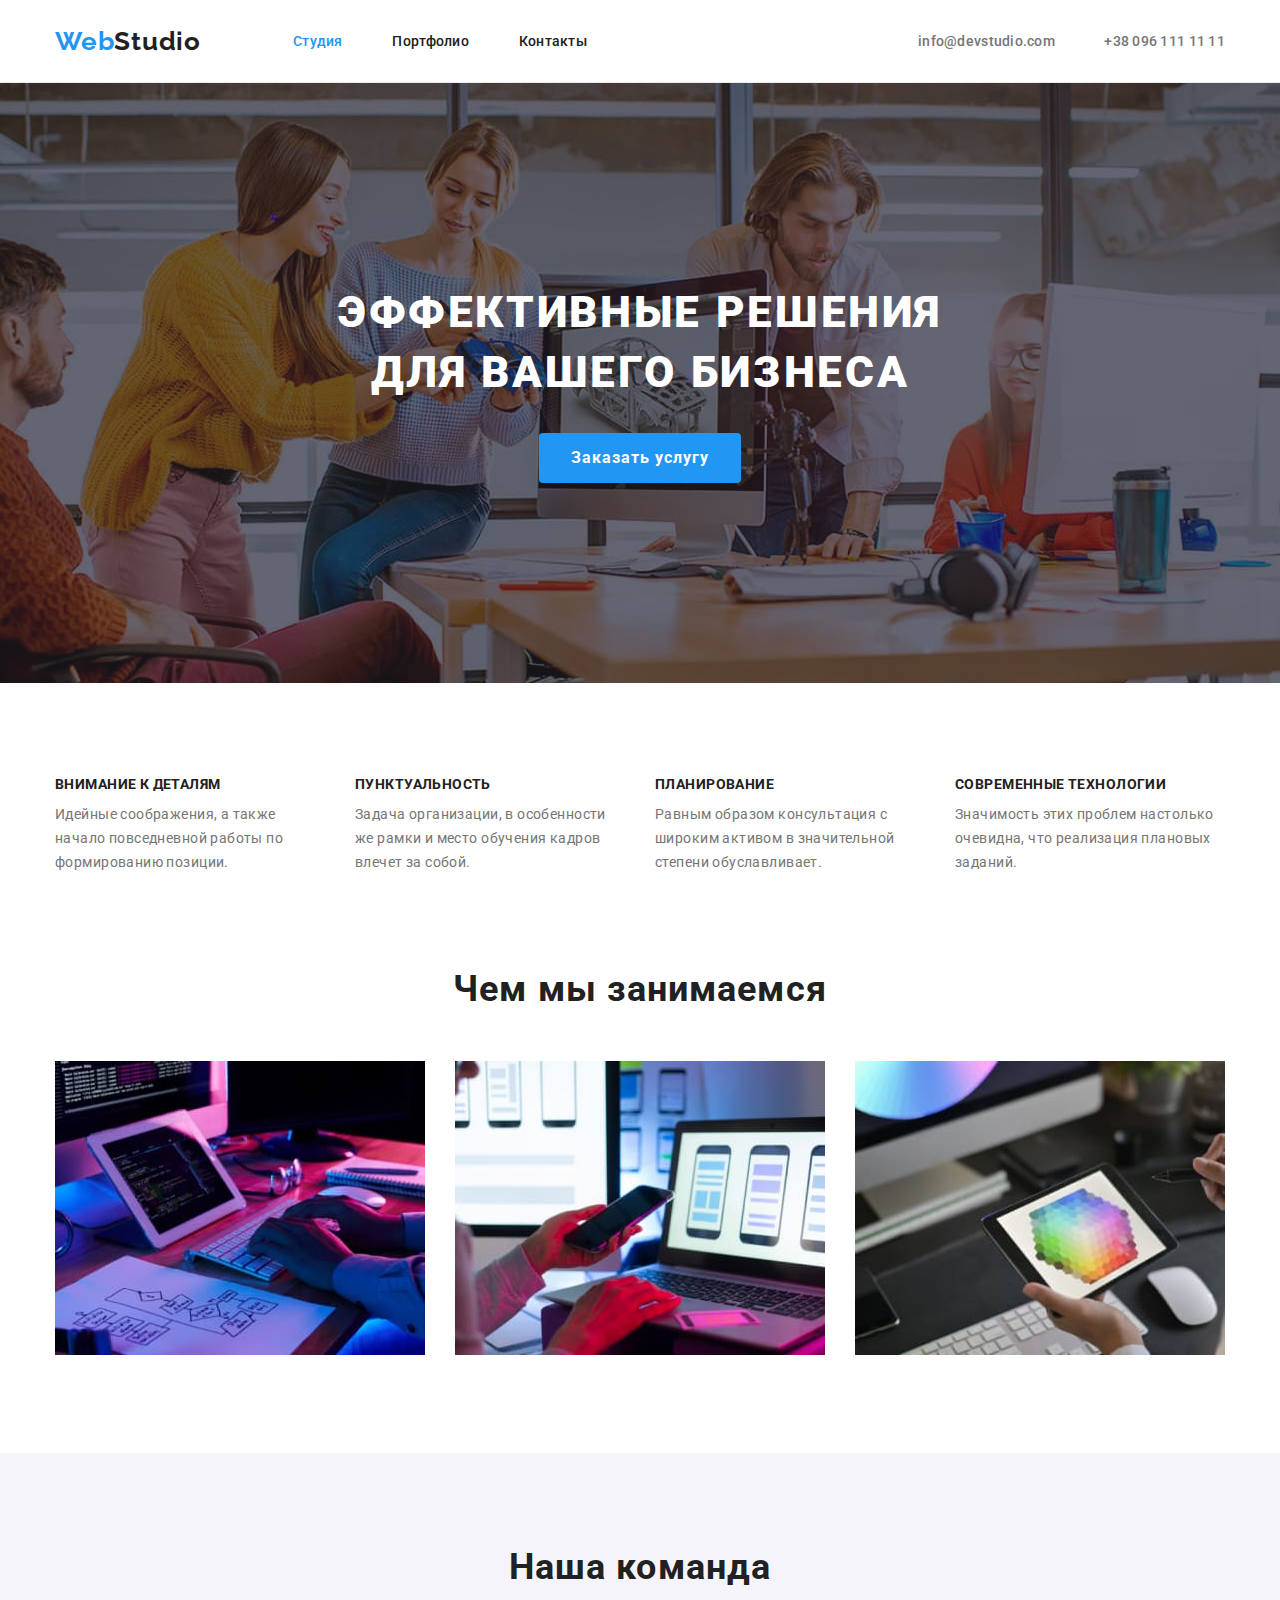
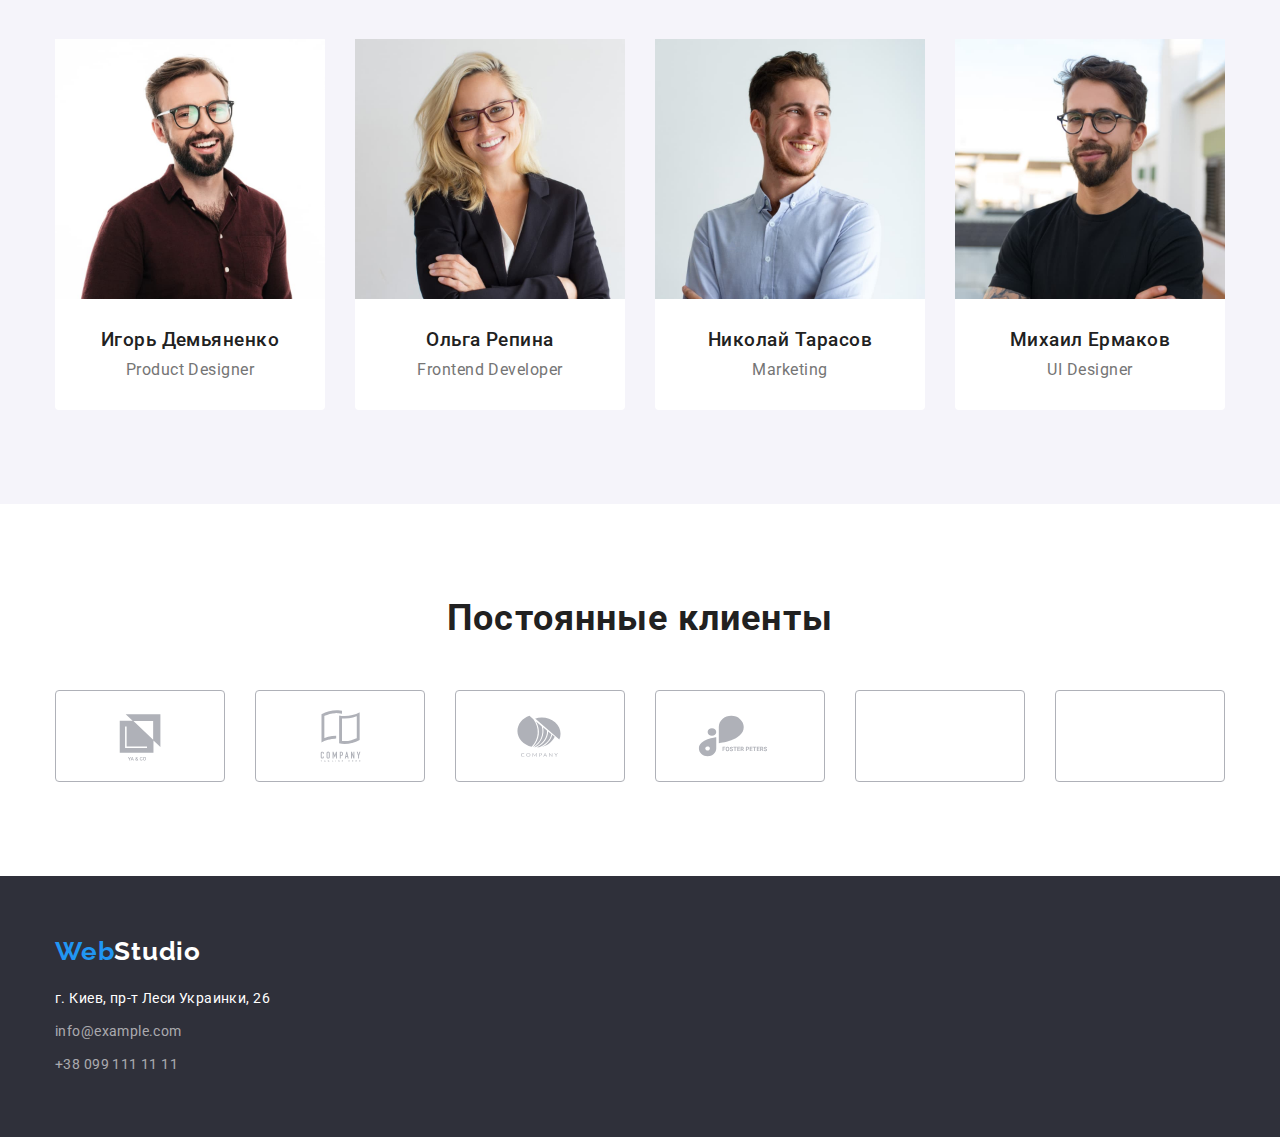
<file: index.html>
<!DOCTYPE html>
<html lang="ru">
<head>
    <meta charset="UTF-8">
    <meta http-equiv="X-UA-Compatible" content="IE=edge">
    <meta name="viewport" content="width=device-width, initial-scale=1.0">
    <title>GitHub/goit-markup-hw-01</title>   
    <link rel="stylesheet" href="https://cdnjs.cloudflare.com/ajax/libs/modern-normalize/1.0.0/modern-normalize.min.css"> 
    <link rel="stylesheet" href="https://fonts.googleapis.com/css2?family=Raleway:wght@700&family=Roboto:wght@400;500;700;900&display=swap">
    <link rel="stylesheet" href="./css/styles.css">

</head>
<body>
    <header class="header">
        <div class="conteiner nav">
            <a class="logo" href="#"><span class="accent-logo">Web</span>Studio</a>
            <nav>
                <ul class="site-nav list">
                    <li>
                        <a class="active" href="#">Студия</a>
                    </li>
                    <li>
                        <a href="./portfolio.html">Портфолио</a>
                    </li>
                    <li>
                        <a href="#">Контакты</a>
                    </li>
                </ul>
            </nav>
        
            <ul class="contacts list">
                <li>
                    <a class="mail" href="mailto:info@devstudio.com">info@devstudio.com</a>
                </li>
                <li>
                    <a class="phone" href="tel:+380961111111">+38 096 111 11 11</a>
                </li>
            </ul>
        </div>
    </header>

    <main>
            <section class="hero overlay">
                <div class="conteiner ">
                <h1>Эффективные решения<br> для вашего бизнеса</h1>
                <button type="button">Заказать услугу</button>
            </div>
            </section>

            <section class="features-section">
                <!--<h2>Особенности</h2>-->
                <ul class="features-list list conteiner">
                    <li class="features-item">
                        <h3 class="featured-subtitle">Внимание к деталям</h3>
                        <p>Идейные соображения, а также начало повседневной работы по формированию позиции.</p>
                    </li>
                    <li class="features-item">
                        <h3 class="featured-subtitle">Пунктуальность</h3>
                        <p>Задача организации, в особенности же рамки и место обучения кадров влечет за собой.</p>
                    </li>
                    <li class="features-item">
                        <h3 class="featured-subtitle">Планирование</h3>
                        <p>Равным образом консультация с широким активом в значительной степени обуславливает.</p>
                    </li>
                    <li class="features-item">
                        <h3 class="featured-subtitle">Современные технологии</h3>
                        <p>Значимость этих проблем настолько очевидна, что реализация плановых заданий.</p>
                    </li>
                </ul>
            </section>

            <section class="works-conteiner">
                    <h2 class="section-header">Чем мы занимаемся</h2>
                    <ul class="list images-list">
                        <li>
                            <img src="./imades/work.jpg" alt="наша-работа-1" width="370">
                        </li>
                        <li>
                            <img src="./imades/work2.jpg" alt="наша-работа-2" width="370">
                        </li>
                        <li>
                            <img src="./imades/work3.jpg" alt="наша-работа-3" width="370">
                        </li>
                    </ul>
            </section>

            <section class="our-team">
                <div class="conteiner">
                <h2 class="section-header">Наша команда</h2>
                <ul class="team list" >
                    <li>
                        <img class="team-cards" src="./imades/igor.jpg" alt="фото дизайнера" width="270">
                        <h3>Игорь Демьяненко</h3>
                        <p>Product Designer</p>
                    </li>
                    <li>
                        <img class="team-cards" src="./imades/olga.jpg" alt="форо разработчика" width="270">
                        <h3>Ольга Репина</h3>
                        <p>Frontend Developer</p>
                    </li>
                    <li>
                        <img class="team-cards" src="./imades/nikolay.jpg" alt="фото маркетинг менеджера" width="270">
                        <h3>Николай Тарасов</h3>
                        <p>Marketing</p>
                    </li>
                    <li>
                        <img class="team-cards" src="./imades/mikhail.jpg" alt="фото UI дизайнера" width="270">
                        <h3>Михаил Ермаков</h3>
                        <p>UI Designer</p>
                    </li>
                </ul>
            </div>
            </section>

            <section>
                <div class="conteiner clients"> 
                <h2 class="section-header">Постоянные клиенты</h2>
                <ul class="list companies">
                    <li><a href="#"  class="company-icons">
                        <svg width="106" height="60">
                            <use href="./imades/icons2.svg#icon-logo-client1"></use>
                        </svg>
                    </a></li>
                    <li><a href="#"  class="company-icons">
                        <svg width="106" height="60">
                            <use href="./imades/icons2.svg#icon-logo-client2"></use>
                        </svg>
                    </a></li>
                    <li><a href="#" class="company-icons">
                        <svg width="106" height="60">
                            <use href="./imades/icons2.svg#icon-logo-client3"></use>
                        </svg>
                    </a></li>
                    <li><a href="#" class="company-icons">
                        <svg width="106" height="60">
                            <use href="./imades/icons2.svg#icon-logo-client4"></use>
                        </svg>
                    </a></li>
                    <li><a href="#" class="company-icons">
                        <svg width="106" height="60">
                            <use href="./imades/icons2.svg#icon-logo-client5"></use>
                        </svg>
                    </a></li>
                    <li><a href="#" class="company-icons">
                        <svg width="106" height="60">
                            <use href="./imades/icons2.svg#icon-logo-client6"></use>
                        </svg>
                    </a></li>
                </ul>
                </div>
            </section>

     </main>

    <footer class="footer">
        <div class="conteiner footer-section">
        <a href="#"><span class="accent-logo">Web</span>Studio</a>
            <address>
                <ul class="footer-contacts list">
                    <li>
                        <p class="local-ad">г. Киев, пр-т Леси Украинки, 26</p>
                    </li>
                    <li>
                        <a href="mailto:info@example.com">info@example.com</a>
                    </li>
                    <li>
                        <a href="tel:+380991111111">+38 099 111 11 11</a>
                    </li>
                </ul>
            </address>
        </div>
    </footer>
</body>
</html>
</file>
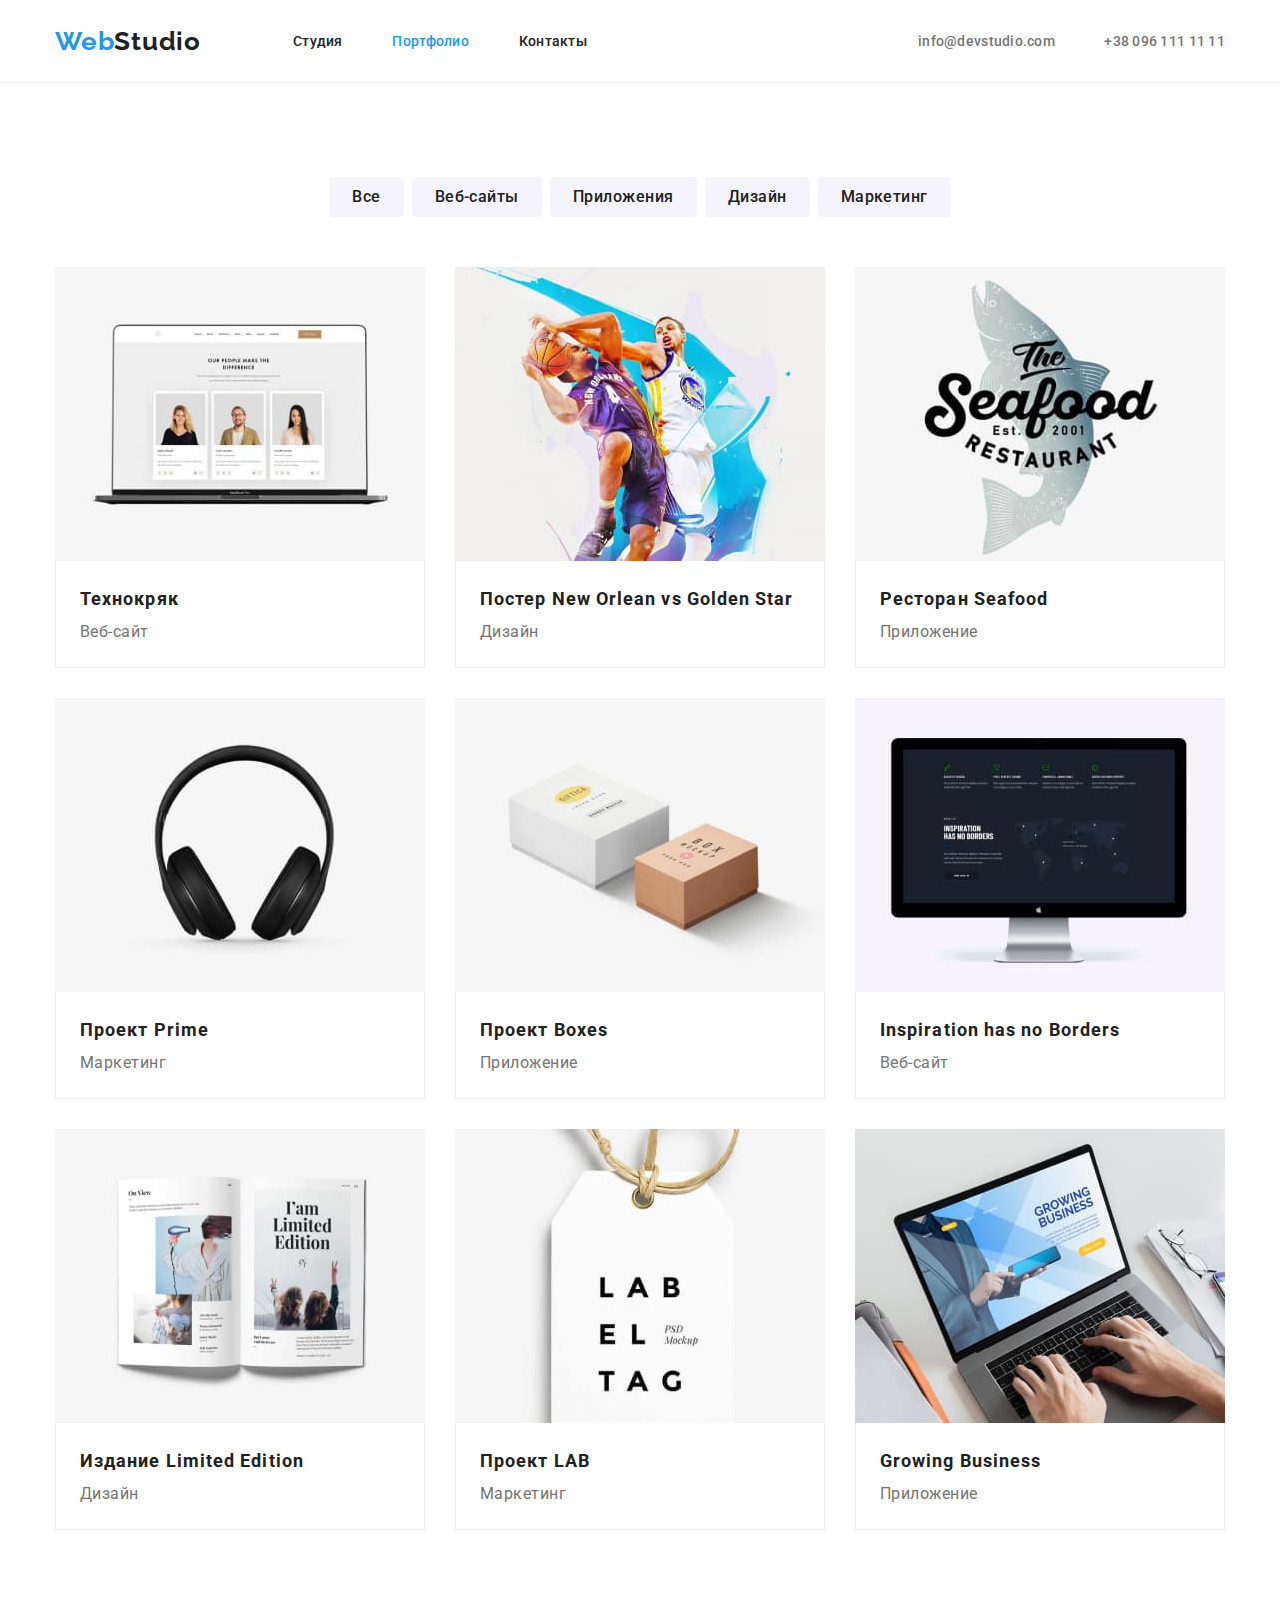
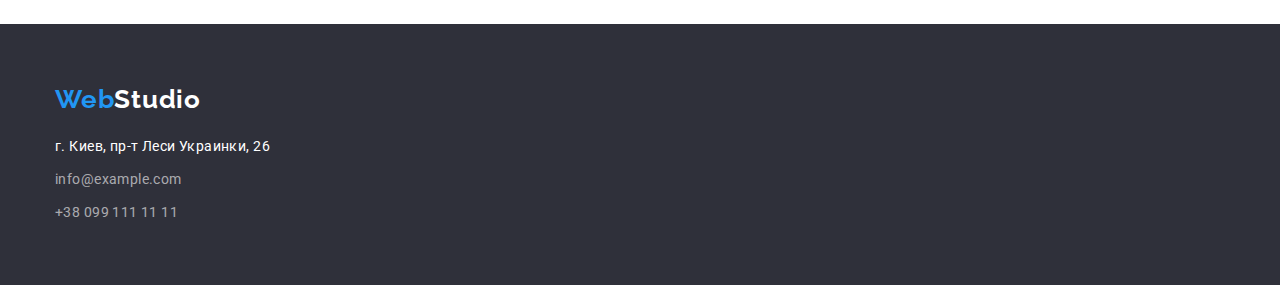
<file: portfolio.html>
<!DOCTYPE html>
<html lang="ru">

<head>
    <meta charset="UTF-8">
    <meta http-equiv="X-UA-Compatible" content="IE=edge">
    <meta name="viewport" content="width=device-width, initial-scale=1.0">
    <title>goit-markup-hw-02</title>
    <link rel="stylesheet" href="https://cdnjs.cloudflare.com/ajax/libs/modern-normalize/1.0.0/modern-normalize.min.css">
    <link rel="stylesheet" href="https://fonts.googleapis.com/css2?family=Raleway:wght@700&family=Roboto:wght@400;500;700;900&display=swap">
    <link rel="stylesheet" href="./css/styles.css">
</head>

<body>
    <header class="header">
        <div class="conteiner nav">
            <a class="logo" href="#"><span class="accent-logo">Web</span>Studio</a>
            <nav>
                <ul class="site-nav list">
                    <li>
                        <a href="./index.html">Студия</a>
                    </li>
                    <li>
                        <a class="active" href="#">Портфолио</a>
                    </li>
                    <li>
                        <a href="#">Контакты</a>
                    </li>
                </ul>
            </nav>
            
            <ul class="contacts list">
                <li>
                    <a  class="mail" href="mailto:info@devstudio.com">info@devstudio.com</a>
                </li>
                <li>
                    <a class="phone" href="tel:+380961111111">+38 096 111 11 11</a>
                </li>
            </ul>
        </div>
    </header>

    <main>
<!-- <h1>Portfolio</h1> -->
        <section class="filter-section">
        <div class="conteiner">
            <h2 class="hidden">Список фильтров </h2>
            <ul class="list button-item">
                <li>
                    <button class="button"  type="button">Все</button>
                </li>
                <li>
                    <button class="button" type="button">Веб-сайты</button>
                </li>
                <li>
                    <button class="button" type="button">Приложения</button>
                </li>
                <li>
                    <button class="button" type="button">Дизайн</button>
                </li>
                <li>
                    <button class="button"  type="button">Маркетинг</button>
                </li>
            </ul>
        </div>
        </section>

        <section class="cards-section">
            <div class="conteiner">
            <!--<h2>Список карточек</h2>-->
            <ul class="cards list ">
                <li class="cards-item">
                    <img src="./imades/tehnokriack.jpg" alt="технокряк" width="370">
                    <div class="cards-bottom">
                        <h3 class="title">Технокряк</h3>
                        <p>Веб-сайт</p>
                    </div>
                </li>
                <li class="cards-item">
                    <img src="./imades/posterneworlean.jpg" alt="постер New Orlean" width="370">
                    <div class="cards-bottom">
                        <h3 class="title">Постер New Orlean vs Golden Star</h3>
                        <p>Дизайн</p>
                    </div>
                </li>
                <li class="cards-item">
                    <img src="./imades/seafood.jpg" alt="ресторан Seafood" width="370">
                    <div class="cards-bottom">
                        <h3 class="title">Ресторан Seafood</h3>
                        <p>Приложение</p>
                    </div>
                </li>
                <li class="cards-item">
                    <img src="./imades/projectprime.jpg" alt="проект Prime" width="370">
                    <div class="cards-bottom">
                        <h3 class="title">Проект Prime</h3>
                        <p>Маркетинг</p>
                    </div>
                </li>
                <li class="cards-item">
                    <img src="./imades/boxes.jpg" alt="Проект Boxes" width="370">
                    <div class="cards-bottom">
                        <h3 class="title">Проект Boxes</h3>
                        <p>Приложение</p>
                    </div>
                </li>
                <li class="cards-item">
                    <img src="./imades/inspiration.jpg" alt="Inspiration" width="370">
                    <div class="cards-bottom">
                        <h3 class="title">Inspiration has no Borders</h3>
                        <p>Веб-сайт</p>
                    </div>
                </li>
                <li class="cards-item">
                    <img src="./imades/limited.jpg" alt="Издание Limited Edition" width="370">
                    <div class="cards-bottom">
                        <h3 class="title">Издание Limited Edition</h3>
                        <p>Дизайн</p>
                    </div>
                </li>
                <li class="cards-item">
                    <img src="./imades/projectlab.jpg" alt="Проект LAB" width="370">
                    <div class="cards-bottom">
                        <h3 class="title">Проект LAB</h3>
                        <p>Маркетинг</p>
                    </div>
                </li>
                <li class="cards-item">
                    <img src="./imades/growing.jpg" alt="Growing Business" width="370">
                    <div class="cards-bottom">
                        <h3 class="title">Growing Business</h3>
                        <p>Приложение</p>
                    </div>
                </li>
            </ul>
            </div>
        </section>
    </main>

<footer class="footer">
    <div class="conteiner footer-section">
    <a href="#"><span class="accent-logo">Web</span>Studio</a>
    <address>
        <ul class="footer-contacts list">
            <li>
                <p class="local-ad">г. Киев, пр-т Леси Украинки, 26</p>
            </li>
            <li>
                <a href="mailto:info@example.com">info@example.com</a>
            </li>
            <li>
                <a href="tel:+380991111111">+38 099 111 11 11</a>
            </li>
        </ul>
    </address>
    </div>
</footer>
</body>

</html>
</file>
<file: css/styles.css>
:root {
  --primary-text-color: #212121;
  --accent-color: #2196f3;
  --grey-color: #757575;
  --white-color: #ffffff;
  --background-color: #2f303a;
  --second-background: #f5f4fa;
  --footer-contacts-color: rgba(255, 255, 255, 0.6);
  --items-color: #afb1b8;
}

body {
  color: var(--primary-text-color);

  font-family: Roboto, sans-serif;
}
h1,
h2,
h3,
h4 {
  margin: 0;
}
p {
  margin: 0;
}
ul {
  margin: 0;
  padding-left: 0px;
}

.section-header {
  font-style: normal;
  font-size: 36px;
  line-height: 1.16;
  text-align: center;
  letter-spacing: 0.03em;
}

.list {
  list-style: none;
}
/* Шапка профиля */
.header {
  border-bottom: 1px solid #ececec;
}
.conteiner {
  padding: 0 15px;
  width: 1200px;
  margin: 0 auto;
}

.nav {
  display: flex;
  align-items: center;
}

.site-nav {
  padding-top: 32px;
  padding-bottom: 32px;

  display: flex;
  width: 294px;
  justify-content: space-between;
  margin-right: 331px;
  padding-left: 0px;
}

.contacts {
  padding-top: 32px;
  padding-bottom: 32px;
  display: flex;
  justify-content: space-between;
  width: 370px;
}
.logo {
  width: 145px;
  margin-right: 93px;

  color: var(--primary-text-color);
  font-family: Raleway, sans-serif;

  font-weight: 700;
  font-size: 26px;
  line-height: 1.19;
  letter-spacing: 0.03em;
  text-decoration: none;
}
.accent-logo {
  color: var(--accent-color);
}

.site-nav a {
  color: var(--primary-text-color);
  font-weight: 500;
  font-size: 14px;
  line-height: 1.14;
  letter-spacing: 0.02em;
  text-decoration: none;
}

.site-nav a:hover,
.site-nav a:focus,
.site-nav .active {
  color: var(--accent-color);
}

.contacts a {
  color: var(--grey-color);
  font-weight: 500;
  font-size: 14px;
  line-height: 1.14;
  letter-spacing: 0.02em;
  text-decoration: none;
}

.contacts a:hover,
.contacts a:focus {
  color: var(--accent-color);
}

.mail {
  width: 135px;
}
.phone {
  width: 122px;
}

/* Секция фильтров */
.filter-section {
  padding-top: 94px;
  padding-bottom: 50px;
}

.hidden {
  display: none;
}
.button {
  border-radius: 4px;
  border: 1px solid transparent;
  padding: 6px 22px;
  min-width: 73px;

  color: var(--primary-text-color);
  background-color: var(--second-background);
  cursor: pointer;
  font-weight: 500;
  font-size: 16px;
  line-height: 1.62;
  letter-spacing: 0.03em;
}
.button:hover,
.button:focus {
  color: var(--white-color);
  background-color: var(--accent-color);
}
.button-item {
  display: flex;
  justify-content: center;
}
.button-item li:not(:last-child) {
  margin-right: 8px;
}

/* Секция карточек */

.cards-section {
  padding-bottom: 94px;
}
.cards p {
  color: var(--grey-color);
  font-size: 16px;
  line-height: 1.87;
  letter-spacing: 0.03em;
}
.title {
  font-size: 18px;
  line-height: 2;
  letter-spacing: 0.06em;
}
.cards {
  display: flex;
  flex-wrap: wrap;
}

.cards-item img {
  width: 100%;
  height: auto;
  display: block;
}

.cards-item {
  margin-right: 30px;
  width: 370px;
}

.cards-item:nth-child(3n + 3) {
  margin-right: 0px;
}

.cards-item:not(:nth-last-child(-n + 3)) {
  margin-bottom: 30px;
}
.cards-bottom {
  padding: 20px 24px;
  border-bottom: 1px solid #eeeeee;
  border-right: 1px solid #eeeeee;
  border-left: 1px solid #eeeeee;
}

/*Footer*/
.footer {
  color: var(--white-color);
  background-color: var(--background-color);
}
.footer a {
  display: block;
  margin-bottom: 20px;
  width: 145px;

  color: var(--white-color);
  font-family: Raleway, sans-serif;
  font-weight: 700;
  font-size: 26px;
  line-height: 1.19;
  letter-spacing: 0.03em;
  text-decoration: none;
}

.footer-contacts li:not(:last-child) {
  margin-bottom: 9px;
}
.local-ad {
  font-style: normal;
  font-size: 14px;
  line-height: 1.71;
  letter-spacing: 0.03em;
}

.footer-contacts a:hover,
.footer-contacts a:focus {
  color: var(--accent-color);
}

.footer-section {
  text-align: left;
  padding-top: 60px;
  padding-bottom: 60px;
}

.footer-contacts a {
  margin-bottom: 0px;
  color: var(--footer-contacts-color);
  font-family: Roboto, sans-serif;
  font-weight: 400;
  font-size: 14px;
  line-height: 1.71;
  letter-spacing: 0.03em;
  text-decoration: none;
  font-style: normal;
}

/* секция HERO */
.hero {
  background-color: var(--background-color);
}
.overlay {
  max-width: 1600px;
  height: 600px;
  margin-left: auto;
  margin-right: auto;
  background-image: linear-gradient(
      to right,
      rgba(47, 48, 58, 0.4),
      rgba(47, 48, 58, 0.4)
    ),
    url(../imades/herobg.jpg);
  background-size: cover;
  background-position: center;
}

.hero .conteiner {
  padding-top: 200px;
  padding-bottom: 200px;
  text-align: center;
}

.hero h1 {
  margin-bottom: 30px;

  color: var(--white-color);
  font-style: normal;
  font-weight: 900;
  font-size: 44px;
  line-height: 1.36;
  text-align: center;
  letter-spacing: 0.06em;
  text-transform: uppercase;
}
.hero button {
  padding: 10px 32px;
  border: 0px;
  border-radius: 4px;

  color: var(--white-color);
  background-color: var(--accent-color);
  font-family: inherit;
  font-style: normal;
  font-weight: 700;
  font-size: 16px;
  line-height: 1.87;
  letter-spacing: 0.06em;
}
.hero button:hover,
.hero button:focus {
  color: var(--white-color);
  background-color: #188ce8;
}

/* Секция особенности */
.features-section {
  padding-bottom: 94px;
  padding-top: 94px;
}
.features-list {
  display: flex;
  align-items: center;
}

.features-list p {
  width: 270px;

  color: var(--grey-color);
  font-size: 14px;
  line-height: 1.71;
  letter-spacing: 0.03em;
}
.featured-subtitle {
  width: 270px;
  margin-bottom: 10px;

  font-size: 14px;
  line-height: 1.14;
  letter-spacing: 0.03em;
  text-transform: uppercase;
}
.features-item:not(:last-child) {
  margin-right: 30px;
}

/* Чем мы занимаемся */
.works-conteiner {
  padding-bottom: 94px;
}
.images-list {
  display: flex;
  justify-content: center;

  margin-top: 50px;
  padding-left: 0px;
}

.images-list li:not(:last-child) {
  margin-right: 30px;
}
.images-list > img {
  width: 370px;
  display: block;
  border: 1px solid transparent;
}

/* Наша команда */

.our-team {
  background-color: var(--second-background);
  padding-top: 94px;
  padding-bottom: 94px;
}
.our-team h2 {
  margin-bottom: 50px;
}

.team li:not(:last-child) {
  margin-right: 30px;
}
.team {
  display: flex;
  padding-left: 0px;

  font-size: 16px;
  line-height: 1.18;
  text-align: center;
  letter-spacing: 0.03em;
}
.team p {
  color: var(--grey-color);
  margin-bottom: 30px;
}
.team h3 {
  font-weight: 500;
  margin-bottom: 10px;
  margin-top: 0px;
}
.team-cards {
  display: block;
  width: 100%;
  height: auto;
  margin-bottom: 30px;
}
.team li {
  background-color: var(--white-color);
  border-radius: 0px 0px 4px 4px;
}

.clients {
  padding-top: 94px;
  padding-bottom: 94px;
}
.companies {
  display: flex;
  justify-content: space-between;
  margin-top: 50px;
}
.company-icons {
  display: block;
  width: 170px;
  height: 92px;
  padding: 16px 32px;
  border: 1px solid var(--items-color);
  border-radius: 4px;
  fill: var(--items-color);
}
.company-icons svg:hover,
.company-icons svg:focus {
  fill: var(--accent-color);
  color: var(--accent-color);
}
</file>
